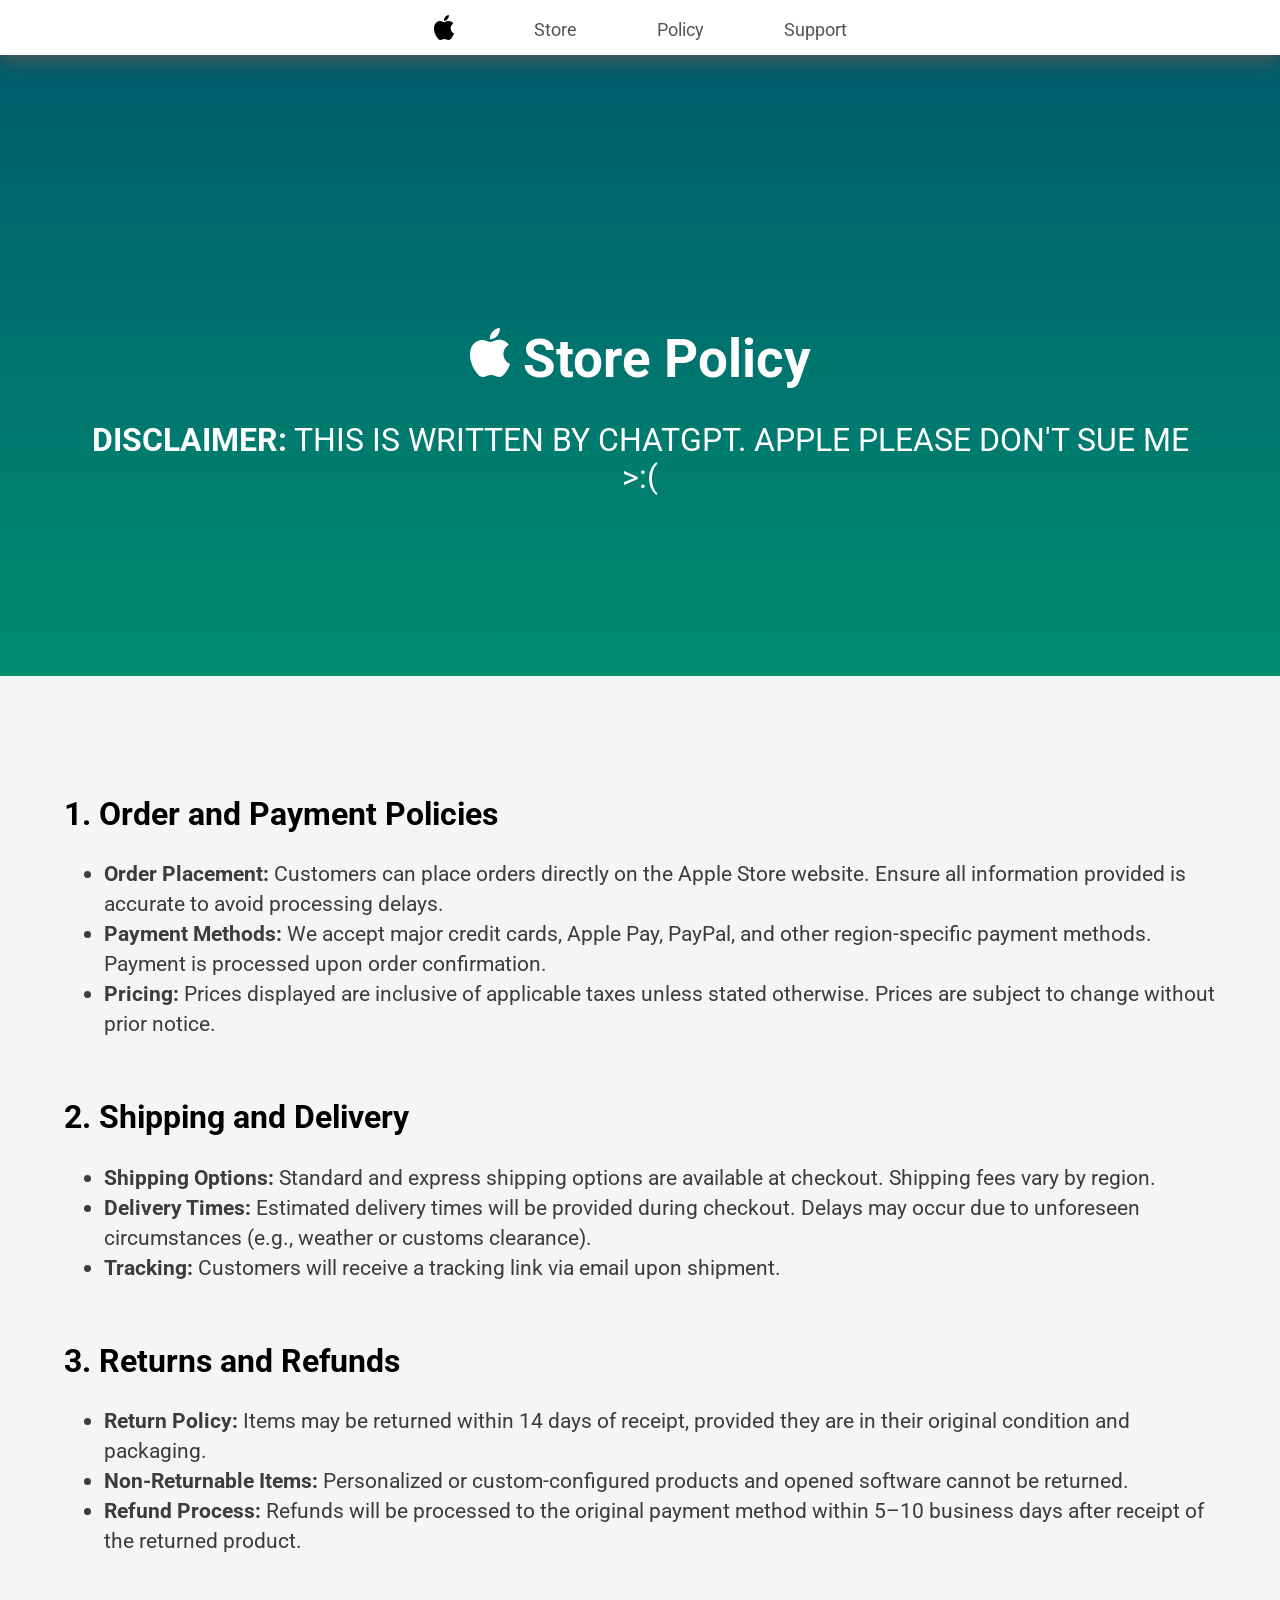
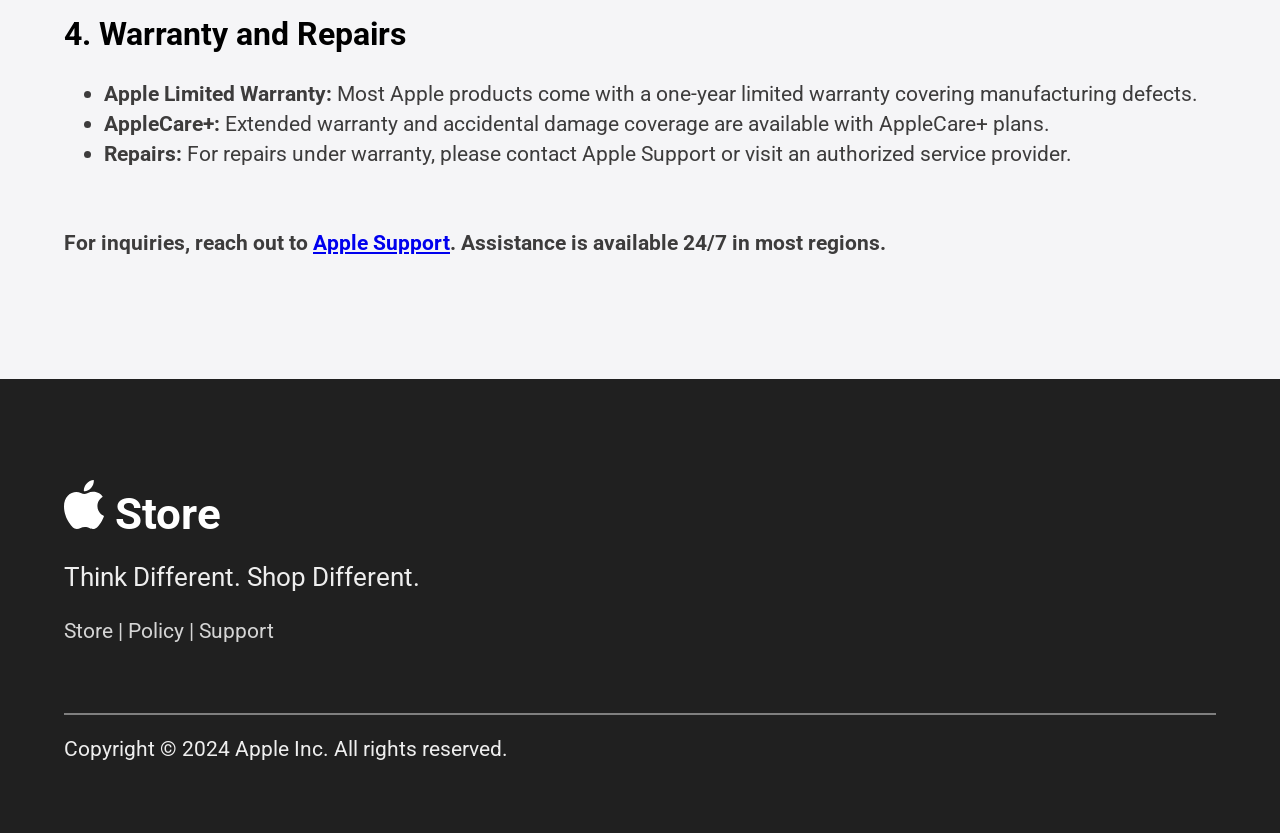
<file: policies.html>
<!DOCTYPE html>
<html lang="en">
<head>
    <meta charset="UTF-8">
    <meta name="viewport" content="width=device-width, initial-scale=1.0">
    <title>Apple Store - Policies</title>
    <link rel="stylesheet" href="styles.css">
</head>
<body>
    <nav>
        <img src="./logo.svg">
        <a href="index.html">Store</a>
        <a href="policy.html">Policy</a>
        <a href="support.html">Support</a>
    </nav>
    <header style="background-image: linear-gradient(0deg, #009f72, #00586c);">
        <h1 style="text-align: center;"><img src="./logo.svg" style="width: 40px; filter: invert(100%)"> Store Policy</h1>
        <p style="text-align: center;"><b>DISCLAIMER:</b> THIS IS WRITTEN BY CHATGPT. APPLE PLEASE DON'T SUE ME >:(</p>
    </header>
    <main class="policies">
        <br><br><br>
        <h2>1. Order and Payment Policies</h2>
        <ul>
            <li><b>Order Placement:</b> Customers can place orders directly on the Apple Store website. Ensure all information provided is accurate to avoid processing delays.</li>
            <li><b>Payment Methods:</b> We accept major credit cards, Apple Pay, PayPal, and other region-specific payment methods. Payment is processed upon order confirmation.</li>
            <li><b>Pricing:</b> Prices displayed are inclusive of applicable taxes unless stated otherwise. Prices are subject to change without prior notice.</li>
        </ul>
        <h2>2. Shipping and Delivery</h2>
        <ul>
            <li><b>Shipping Options:</b> Standard and express shipping options are available at checkout. Shipping fees vary by region.</li>
            <li><b>Delivery Times:</b> Estimated delivery times will be provided during checkout. Delays may occur due to unforeseen circumstances (e.g., weather or customs clearance).</li>
            <li><b>Tracking:</b> Customers will receive a tracking link via email upon shipment.</li>
        </ul>
        <h2>3. Returns and Refunds</h2>
        <ul>
            <li><b>Return Policy:</b> Items may be returned within 14 days of receipt, provided they are in their original condition and packaging.</li>
            <li><b>Non-Returnable Items:</b> Personalized or custom-configured products and opened software cannot be returned.</li>
            <li><b>Refund Process:</b> Refunds will be processed to the original payment method within 5–10 business days after receipt of the returned product.</li>
        </ul>
        <h2>4. Warranty and Repairs</h2>
        <ul>
            <li><b>Apple Limited Warranty:</b> Most Apple products come with a one-year limited warranty covering manufacturing defects.</li>
            <li><b>AppleCare+:</b> Extended warranty and accidental damage coverage are available with AppleCare+ plans.</li>
            <li><b>Repairs:</b> For repairs under warranty, please contact Apple Support or visit an authorized service provider.</li>
        </ul>
        <br>
        <p><b>For inquiries, reach out to <a href="./support.html">Apple Support</a>. Assistance is available 24/7 in most regions.</b></p>
        <br><br><br><br><br>
    </main>
    <footer>
        <h2><img src="./logo.svg" style="width: 40px; filter: invert(100%)"> Store</h2>
        <p class="slogan">Think Different. Shop Different.</p>
        <p><a href="./index.html">Store</a> | <a href="./policy.html">Policy</a> | <a href="./support.html">Support</a></p>
        <br><br>
        <hr style="border: 0.5px solid #7f7f7f;">
        <p style="color: #eeeeee">Copyright &copy; 2024 Apple Inc. All rights reserved.</p>
    </footer>
</body>
</html>
</file>
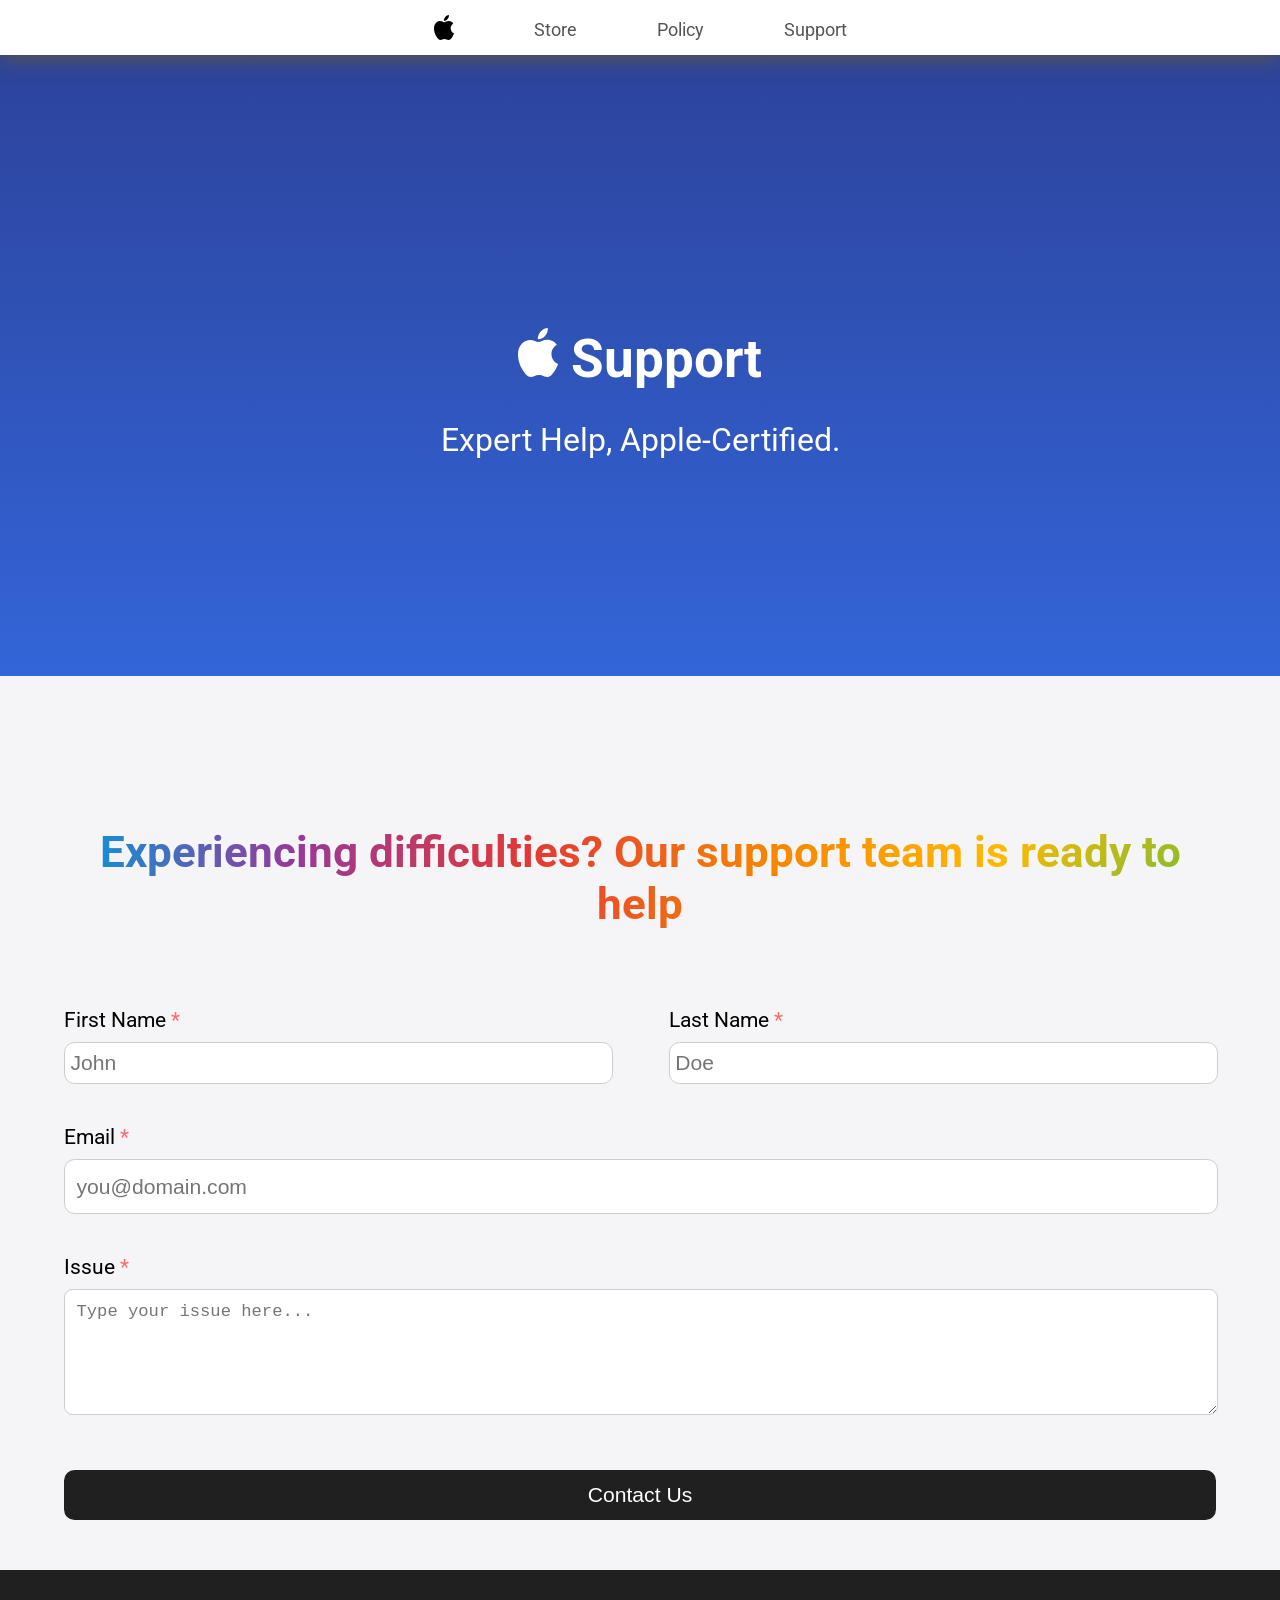
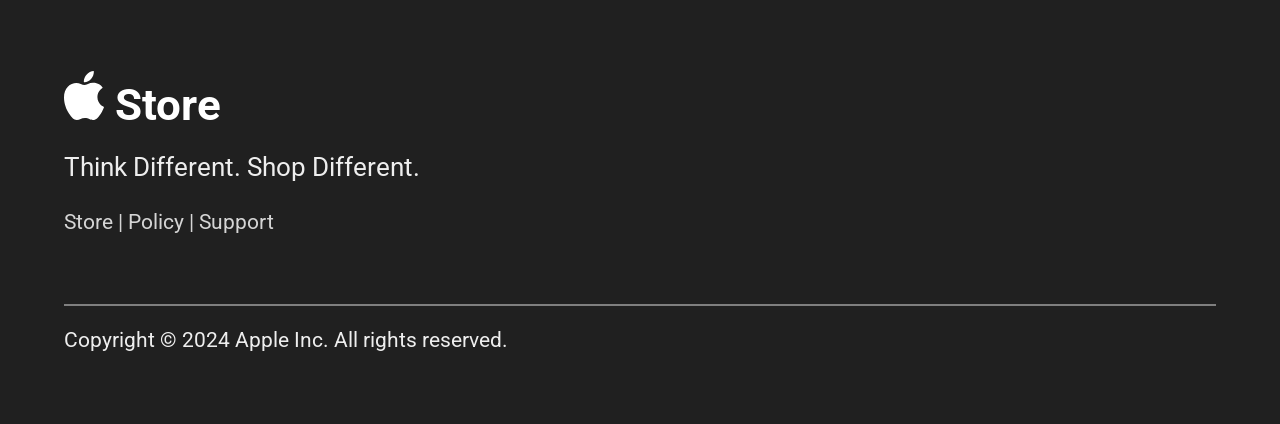
<file: support.html>
<!DOCTYPE html>
<html lang="en">
<head>
    <meta charset="UTF-8">
    <meta name="viewport" content="width=device-width, initial-scale=1.0">
    <title>Apple Store - Support</title>
    <link rel="stylesheet" href="styles.css">
</head>
<body>
    <nav>
        <img src="./logo.svg">
        <a href="index.html">Store</a>
        <a href="policy.html">Policy</a>
        <a href="support.html">Support</a>
    </nav>
    <header style="background-image: linear-gradient(0deg, #3671EF, #2C4095);">
        <h1><img src="./logo.svg" style="width: 40px; filter: invert(100%)"> Support</h1>
        <p>Expert Help, Apple-Certified.</p>
    </header>
    <main>
        <h2 style="text-align: center;">Experiencing difficulties? Our support team is ready to help</h2>
        <form action="./support_submit.html">
            <div class="name">
                <div style="margin-right: 5%;">
                    <p>First Name <span class="required">*</span></p>
                    <input type="text" placeholder="John" required>
                </div>
                <div>
                    <p>Last Name <span class="required">*</span></p>
                    <input type="text" placeholder="Doe" required>
                </div>
            </div>
            <p>Email <span class="required">*</span></p>
            <input type="email" placeholder="you@domain.com" required>
            <p>Issue <span class="required">*</span></p>
            <textarea placeholder="Type your issue here..." required></textarea>
            <input type="submit" value="Contact Us">
        </form>
    </main>
    <footer>
        <h2><img src="./logo.svg" style="width: 40px; filter: invert(100%)"> Store</h2>
        <p class="slogan">Think Different. Shop Different.</p>
        <p><a href="./index.html">Store</a> | <a href="./policy.html">Policy</a> | <a href="./support.html">Support</a></p>
        <br><br>
        <hr style="border: 0.5px solid #7f7f7f;">
        <p style="color: #eeeeee">Copyright &copy; 2024 Apple Inc. All rights reserved.</p>
    </footer>
</body>
</html>
</file>
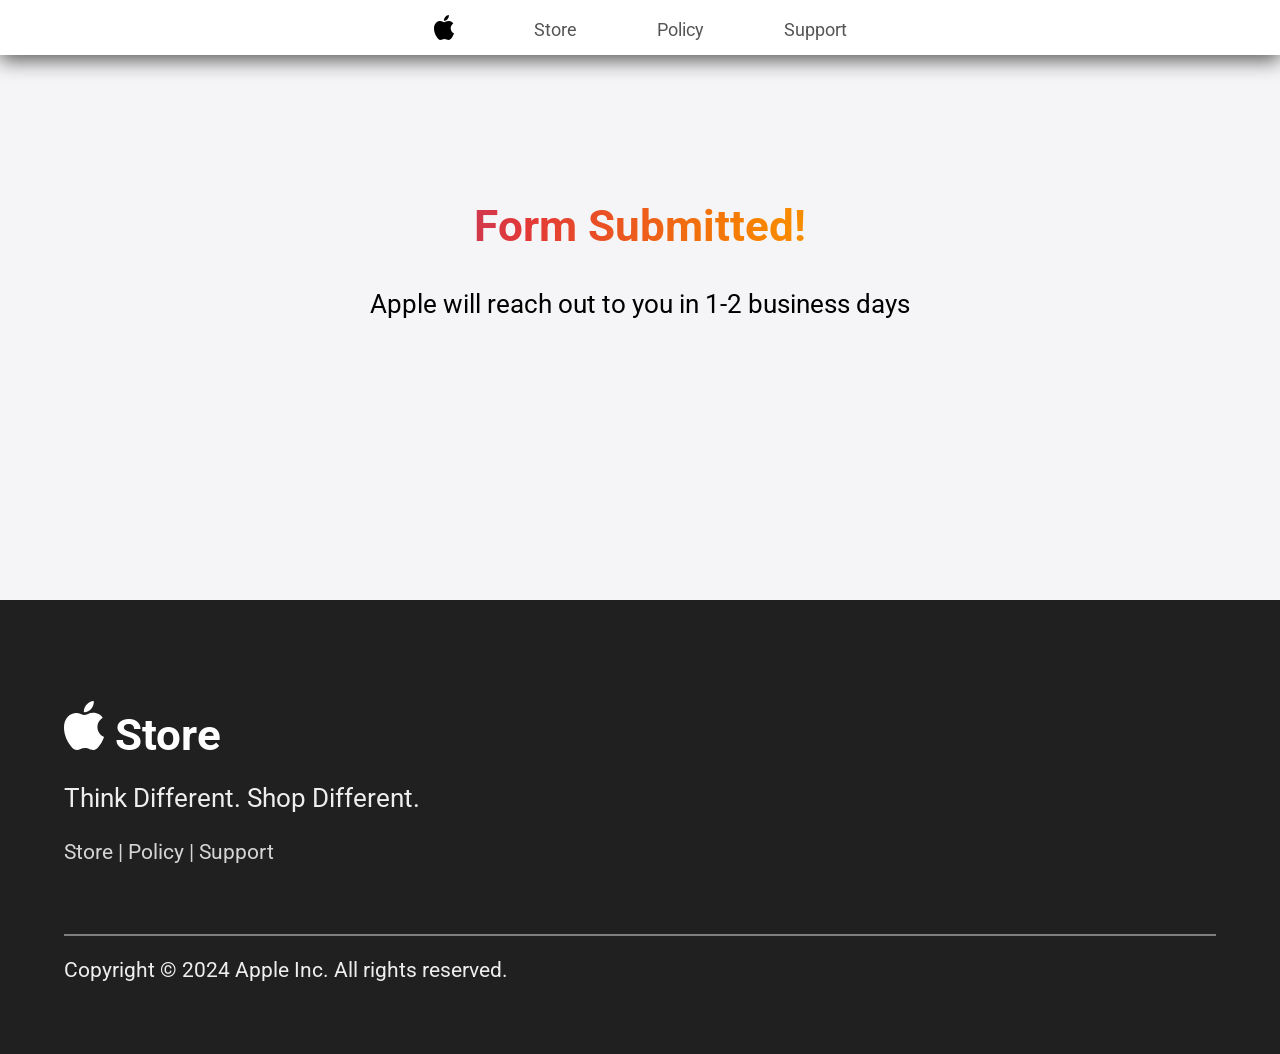
<file: support_submit.html>
<!DOCTYPE html>
<html lang="en">
<head>
    <meta charset="UTF-8">
    <meta name="viewport" content="width=device-width, initial-scale=1.0">
    <title>Apple Store - Support</title>
    <link rel="stylesheet" href="styles.css">
</head>
<body>
    <nav>
        <img src="./logo.svg">
        <a href="index.html">Store</a>
        <a href="policy.html">Policy</a>
        <a href="support.html">Support</a>
    </nav>
    <main style="height: 600px">
        <br><br><br><br><br>
        <h2 style="text-align: center; margin-top: 100px;">Form Submitted!</h2>
        <p style="text-align: center; font-size: 150%;">Apple will reach out to you in 1-2 business days</p>
    </main>
    <footer>
        <h2><img src="./logo.svg" style="width: 40px; filter: invert(100%)"> Store</h2>
        <p class="slogan">Think Different. Shop Different.</p>
        <p><a href="./index.html">Store</a> | <a href="./policy.html">Policy</a> | <a href="./support.html">Support</a></p>
        <br><br>
        <hr style="border: 0.5px solid #7f7f7f;">
        <p style="color: #eeeeee">Copyright &copy; 2024 Apple Inc. All rights reserved.</p>
    </footer>
</body>
</html>
</file>
<file: styles.css>
@import url('https://fonts.googleapis.com/css2?family=Open+Sans:ital,wght@0,300..800;1,300..800&family=Roboto:ital,wght@0,100;0,300;0,400;0,500;0,700;0,900;1,100;1,300;1,400;1,500;1,700;1,900&display=swap');

body {
    font-family: "Roboto", sans-serif;
    font-size: 110%;
    margin: 0;
    padding: 0;
    background-color: #f5f5f7;
}

nav {
    background-color: #ffffff;
    box-shadow: 0px 5px 20px #555555;
    position: fixed;
    top: 0;
    z-index: 1000;
    display: flex;
    align-items: end;
    /* gap: 50px; */
    width: 100%;
    justify-content: center;
}

nav a {
    text-decoration: none;
    color: #555555;
    padding: 15px 40px;
}

nav a:hover {
    color: #F78200; 
    transition: 0.5s linear;
}

nav img {
    width: 20px;
    padding: 15px 40px;
}

header {
    display: block;
    padding: 5em;
    align-items: center;
    text-align: center;
    background: linear-gradient(45deg, #5EBD3E, #FFB900, #F78200, #E23838, #973999, #009CDF);
    color: #ffffff;
    height: 500px;
    background-attachment: fixed;
}

h1 {
    font-size: 300%;
    margin-bottom: 0;
    margin-top: 240px;
}

header p {
    font-size: 180%;
}

main {
    margin: 0 5%;
}

h2 {
    font-size: 250%;
    margin-top: 150px;
}

@keyframes gradient {
    0% { background-position: 0% 50%; }
    50% { background-position: 100% 50%; }
    0% { background-position: 0% 50%; }
}

main h2 {
    background-image: radial-gradient(circle, #5EBD3E, #FFB900, #F78200, #E23838, #973999, #009CDF);
    background-clip: text;
    -webkit-text-fill-color: transparent;
    animation: gradient 10s ease-in-out infinite;
    background-size: 200% 200%;
}

h3 {
    font-size: 180%;
}

.latest {
    display: flex;
    gap: 2%;
    width: 100%;
    overflow: auto;
    height: 30em;
}

.latest > div {
    min-width: 400px;
    max-width: 400px;
    background-color: #eeeeee;
    padding: 2%;
    border-radius: 1em;
    background-position: center;
    background-size: 100%;
    background-repeat: no-repeat;
    margin: 20px 0;
}

.latest > div:hover, .grid > div:hover {
    box-shadow: 5px 2px 10px #d5d5d5;
    transition: linear 0.25s;
}

.latest p {
    font-size: 120%;
}

.highlight {
    font-size: 80% !important;
    text-transform: uppercase;
    margin-bottom: -25px;
    background-image: radial-gradient(circle,#0096FF,#BB64FF,#F55273);
    font-weight: bold;
    background-clip: text;
    -webkit-text-fill-color: transparent;
    animation: gradient 10s ease-in-out infinite;
    background-size: 200% 200%;
}

.intelligence {
    background-image: linear-gradient(to bottom right,#0096FF,#BB64FF,#F55273);
    display: flex;
    gap: 5%;
    padding: 5%;
    border-radius: 1em;
    align-items: center;
    color: #ffffff;
}

.intelligence img {
    max-height: 200px;
    min-height: 200px;
    border: solid 3px #ffffff;
    border-radius: 25%;
}

.grid {
    display: flex;
    flex-wrap: wrap;
    gap: 2%;
}

.grid > div {
    width: 19.5%;
    background-color: #ffffff;
    padding: 2%;
    border-radius: 1em;
    margin-bottom: 2%;
    overflow: hidden;
}

.grid .highlight {
    margin: 0;
}

.grid img {
    height: 250px;
    border-radius: 1em;
    margin-left: auto;
    margin-right: auto;
    display: block;
}

.grid a {
    background-color: #0071e3;
    padding: 0.8em;
    text-decoration: none;
    color: #ffffff;
    width: 50%;
    border-radius: 2em;
}

.grid a:hover {
    background-color: #3198ff;
    transition: linear 0.25s;
}

footer {
    background-color: #202020;
    padding: 4% 5%;
}

footer h2 {
    margin-top: 50px;
    margin-bottom: -5px;
    color: #ffffff;
}

.slogan {
    font-size: 150%;
    color: #eeeeee;
}

footer p {
    font-size: 120%;
    color: #d5d5d5;
}

footer a {
    color: #d5d5d5;
    text-decoration: none;
}

footer a:hover {
    color: #ffffff;
    transition: linear 0.25s;
}

/* Support Page */
form {
    font-size: 120%;
}

input[type="text"], input[type="email"] {
    width: 98%;
    height: 30px;
    padding: 1%;
    font-size: 100%;
    border: 1px solid #cccccc;
    border-radius: 0.5em;
    background-color: #ffffff;
}

form p {
    margin-bottom: 10px;
    margin-top: 40px;
}

.required {
    color: #ff6b6b;
}

.name {
    display: flex;
    align-items: stretch;
}

.name > div {
    width: 50%;
}

textarea {
    width: 98%;
    height: 100px;
    resize: vertical;
    font-size: 100%;
    padding: 1%;
    font-size: 100%;
    border: 1px solid #cccccc;
    border-radius: 0.5em;
    background-color: #ffffff;
}

input[type="submit"] {
    margin: 50px 0;
    font-size: 100%;
    width: 100%;
    height: 50px;
    background-color: #202020;
    border: none;
    border-radius: 0.5em;
    color: white;
}

input[type="submit"]:hover {
    background-color: #F78200;
    transition: ease 0.5s;
}

/* Policy Page */
.policies li, .policies p {
    line-height: 30px;
    font-size: 120%;
    color: #3d3c3c;
}

.policies h2 {
    margin-top: 60px;
    background-image: none;
    color: black;
    background-clip: initial;
    -webkit-text-fill-color: initial;
    font-size: 180%;
}
</file>
